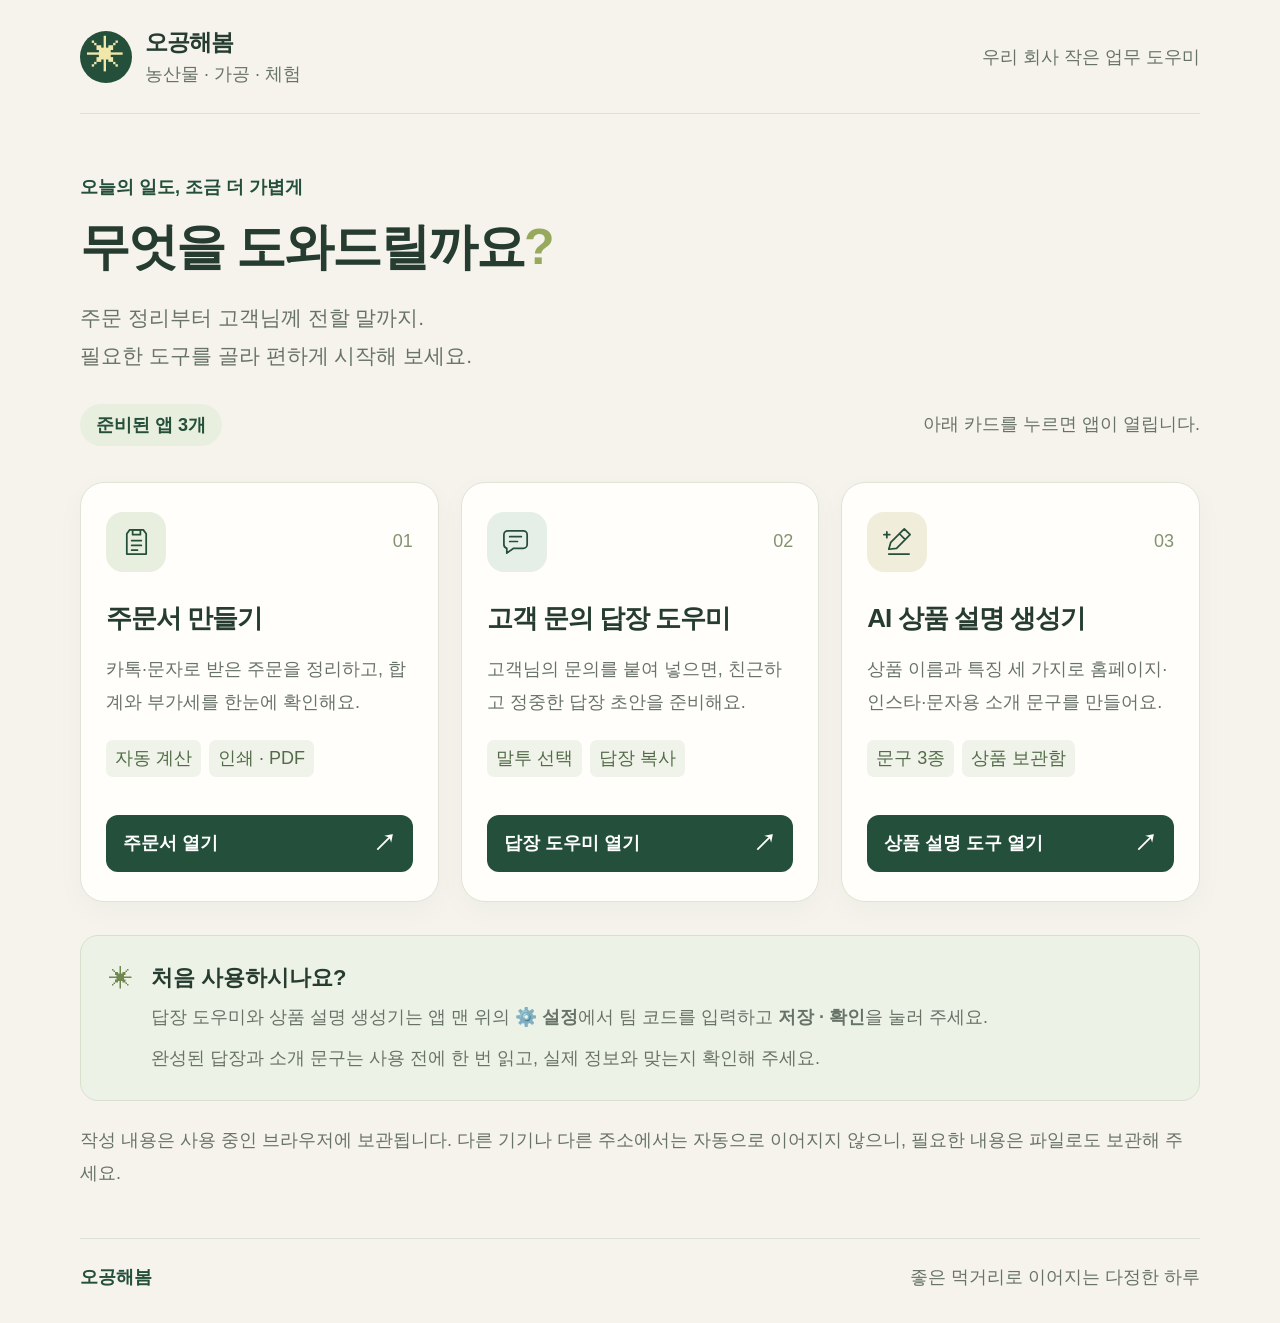
<file: index.html>
<!doctype html>
<html lang="ko">
<head>
  <meta charset="utf-8">
  <meta name="viewport" content="width=device-width, initial-scale=1">
  <meta name="theme-color" content="#244f3a">
  <meta name="description" content="오공해봄의 주문서, 고객 문의 답장 도우미, 상품 설명 생성기를 한곳에서 열어 보세요.">
  <title>우리 회사 앱 목록 · 오공해봄</title>
  <style>
    :root{--green:#244f3a;--muted:#687368;--line:#dce3d6;--paper:#fffefa;font-family:"Malgun Gothic","맑은 고딕",sans-serif;font-size:18px;color:#263c30;background:#f5f3ec}*{box-sizing:border-box}body{margin:0}a{color:inherit}a:focus-visible{outline:3px solid #d4a13b;outline-offset:5px}header,main,footer{width:min(1120px,calc(100% - 64px));margin-inline:auto}header{display:flex;justify-content:space-between;align-items:center;padding:27px 0;border-bottom:1px solid var(--line);gap:24px}.brand{display:flex;gap:13px;align-items:center}.brand-mark{display:grid;place-items:center;width:52px;height:52px;flex-shrink:0;border-radius:50%;background:var(--green);color:#f2e7aa;font-size:38px}.brand strong{display:block;font-size:23px;letter-spacing:-1px}.brand p{font-size:18px;color:var(--muted);margin:4px 0 0}.header-note{font-size:18px;color:var(--muted)}.intro{padding:61px 0 36px}.eyebrow{color:var(--green);font-size:18px;font-weight:700;margin:0 0 16px}h1{font-size:clamp(35px,4.4vw,50px);letter-spacing:-2px;line-height:1.3;margin:0}.title-dot{color:#96a95c}.intro-copy{font-size:21px;line-height:1.8;color:var(--muted);margin:19px 0 0}.intro-bottom{display:flex;align-items:center;justify-content:space-between;gap:20px;margin-top:29px}.count{display:inline-block;border-radius:30px;padding:9px 16px;background:#e9efdf;color:var(--green);font-size:18px;font-weight:700}.instruction{font-size:18px;color:var(--muted);margin:0;line-height:1.7}.apps{display:grid;grid-template-columns:repeat(3,minmax(0,1fr));gap:22px}.app-card{text-decoration:none;border:1px solid #dfe4d6;border-radius:24px;background:var(--paper);padding:29px 25px;display:flex;flex-direction:column;min-height:420px;box-shadow:0 9px 30px #203e2908;transition:transform .16s ease,border-color .16s ease}.app-card:hover{transform:translateY(-4px);border-color:#90a67d}.card-top{display:flex;align-items:center;justify-content:space-between;gap:14px;margin-bottom:27px}.app-icon{display:grid;place-items:center;width:60px;height:60px;border-radius:17px;background:#e9efdf;color:var(--green)}.app-icon svg{width:31px;height:31px;stroke:currentColor;fill:none;stroke-width:1.8;stroke-linecap:round;stroke-linejoin:round}.app-number{font-size:18px;color:#839371}.app-card h2{font-size:26px;letter-spacing:-1px;line-height:1.5;margin:0 0 15px;overflow-wrap:anywhere}.app-card p{font-size:18px;line-height:1.85;color:var(--muted);margin:0 0 21px}.tags{display:flex;flex-wrap:wrap;gap:8px;margin-bottom:29px}.tags span{font-size:18px;color:#536b48;background:#f0f3e9;border-radius:7px;padding:5px 9px;line-height:1.5}.open-button{display:flex;justify-content:space-between;align-items:center;gap:12px;min-height:55px;background:var(--green);color:white;padding:13px 17px;border-radius:12px;font-size:18px;font-weight:700;margin-top:auto}.open-button span:last-child{font-size:23px}.app-card:nth-child(2) .app-icon{background:#e6efe7}.app-card:nth-child(3) .app-icon{background:#f1eddb}.welcome-note{margin-top:33px;display:flex;gap:18px;align-items:flex-start;border:1px solid #d8e0cd;background:#edf2e6;border-radius:18px;padding:25px 28px}.note-mark{font-size:24px;color:#718750;line-height:1.5}.welcome-note h2{font-size:22px;line-height:1.5;margin:0 0 7px}.welcome-note p{font-size:18px;line-height:1.85;color:var(--muted);margin:0}.welcome-note p+p{margin-top:8px}.storage-note{font-size:18px;color:var(--muted);line-height:1.85;margin:23px 0 0}footer{display:flex;justify-content:space-between;gap:15px;padding:26px 0 34px;margin-top:47px;border-top:1px solid var(--line);font-size:18px;color:var(--muted)}footer strong{color:var(--green)}
    @media(max-width:1000px){.apps{grid-template-columns:1fr}.app-card{min-height:0;padding:27px}.card-top{margin-bottom:19px}.open-button{margin-top:0}.intro{padding-top:40px}}
    @media(max-width:640px){header,main,footer{width:calc(100% - 32px)}header{padding:21px 0}.header-note{display:none}.intro{padding:32px 0 25px}h1{font-size:35px;letter-spacing:-1.3px}.intro-copy{font-size:19px;margin-top:16px}.intro-bottom{align-items:flex-start;flex-direction:column;gap:13px;margin-top:23px}.apps{gap:18px}.app-card{padding:23px 20px;border-radius:20px}.app-card h2{font-size:25px}.card-top{margin-bottom:17px}.app-icon{width:54px;height:54px}.tags{margin-bottom:23px}.welcome-note{margin-top:26px;padding:22px 18px;gap:12px}.welcome-note h2{font-size:22px}.note-mark{font-size:22px}footer{flex-direction:column;line-height:1.7;margin-top:31px}}@media(prefers-reduced-motion:reduce){.app-card{transition:none}.app-card:hover{transform:none}}
  </style>
</head>
<body>
  <header><div class="brand"><span class="brand-mark" aria-hidden="true">✳</span><div><strong>오공해봄</strong><p>농산물 · 가공 · 체험</p></div></div><span class="header-note">우리 회사 작은 업무 도우미</span></header>
  <main>
    <section class="intro" aria-labelledby="page-title"><p class="eyebrow">오늘의 일도, 조금 더 가볍게</p><h1 id="page-title">무엇을 도와드릴까요<span class="title-dot">?</span></h1><p class="intro-copy">주문 정리부터 고객님께 전할 말까지.<br>필요한 도구를 골라 편하게 시작해 보세요.</p><div class="intro-bottom"><span class="count">준비된 앱 3개</span><p class="instruction">아래 카드를 누르면 앱이 열립니다.</p></div></section>
    <!-- 같은 폴더 안의 상대 주소를 사용해 내 컴퓨터와 GitHub에서 모두 열리게 합니다. -->
    <nav class="apps" aria-label="우리 회사 앱 목록">
      <a class="app-card" href="quote/" aria-labelledby="quote-title"><div class="card-top"><span class="app-icon" aria-hidden="true"><svg viewBox="0 0 32 32"><path d="M9 4h14l3 4v21H6V8l3-4Z"/><path d="M12 4h8v5h-8zM11 15h10M11 20h10M11 25h6"/></svg></span><span class="app-number">01</span></div><h2 id="quote-title">주문서 만들기</h2><p>카톡·문자로 받은 주문을 정리하고, 합계와 부가세를 한눈에 확인해요.</p><div class="tags"><span>자동 계산</span><span>인쇄 · PDF</span></div><span class="open-button"><span>주문서 열기</span><span aria-hidden="true">↗</span></span></a>
      <a class="app-card" href="reply/" aria-labelledby="reply-title"><div class="card-top"><span class="app-icon" aria-hidden="true"><svg viewBox="0 0 32 32"><path d="M27 19a4 4 0 0 1-4 4H13l-7 5v-5a4 4 0 0 1-3-4V9a4 4 0 0 1 4-4h16a4 4 0 0 1 4 4z"/><path d="M9 11h12M9 16h8"/></svg></span><span class="app-number">02</span></div><h2 id="reply-title">고객 문의 답장 도우미</h2><p>고객님의 문의를 붙여 넣으면, 친근하고 정중한 답장 초안을 준비해요.</p><div class="tags"><span>말투 선택</span><span>답장 복사</span></div><span class="open-button"><span>답장 도우미 열기</span><span aria-hidden="true">↗</span></span></a>
      <a class="app-card" href="copy/" aria-labelledby="copy-title"><div class="card-top"><span class="app-icon" aria-hidden="true"><svg viewBox="0 0 32 32"><path d="m7 24 2-7L23 3l6 6-14 14-8 1ZM18 8l6 6M7 29h21M5 6v6M2 9h6"/></svg></span><span class="app-number">03</span></div><h2 id="copy-title">AI 상품 설명 생성기</h2><p>상품 이름과 특징 세 가지로 홈페이지·인스타·문자용 소개 문구를 만들어요.</p><div class="tags"><span>문구 3종</span><span>상품 보관함</span></div><span class="open-button"><span>상품 설명 도구 열기</span><span aria-hidden="true">↗</span></span></a>
    </nav>
    <aside class="welcome-note" aria-labelledby="help-title"><span class="note-mark" aria-hidden="true">✳</span><div><h2 id="help-title">처음 사용하시나요?</h2><p>답장 도우미와 상품 설명 생성기는 앱 맨 위의 <strong>⚙️ 설정</strong>에서 팀 코드를 입력하고 <strong>저장 · 확인</strong>을 눌러 주세요.</p><p>완성된 답장과 소개 문구는 사용 전에 한 번 읽고, 실제 정보와 맞는지 확인해 주세요.</p></div></aside>
    <p class="storage-note">작성 내용은 사용 중인 브라우저에 보관됩니다. 다른 기기나 다른 주소에서는 자동으로 이어지지 않으니, 필요한 내용은 파일로도 보관해 주세요.</p>
  </main>
  <footer><strong>오공해봄</strong><span>좋은 먹거리로 이어지는 다정한 하루</span></footer>
</body>
</html>
</file>
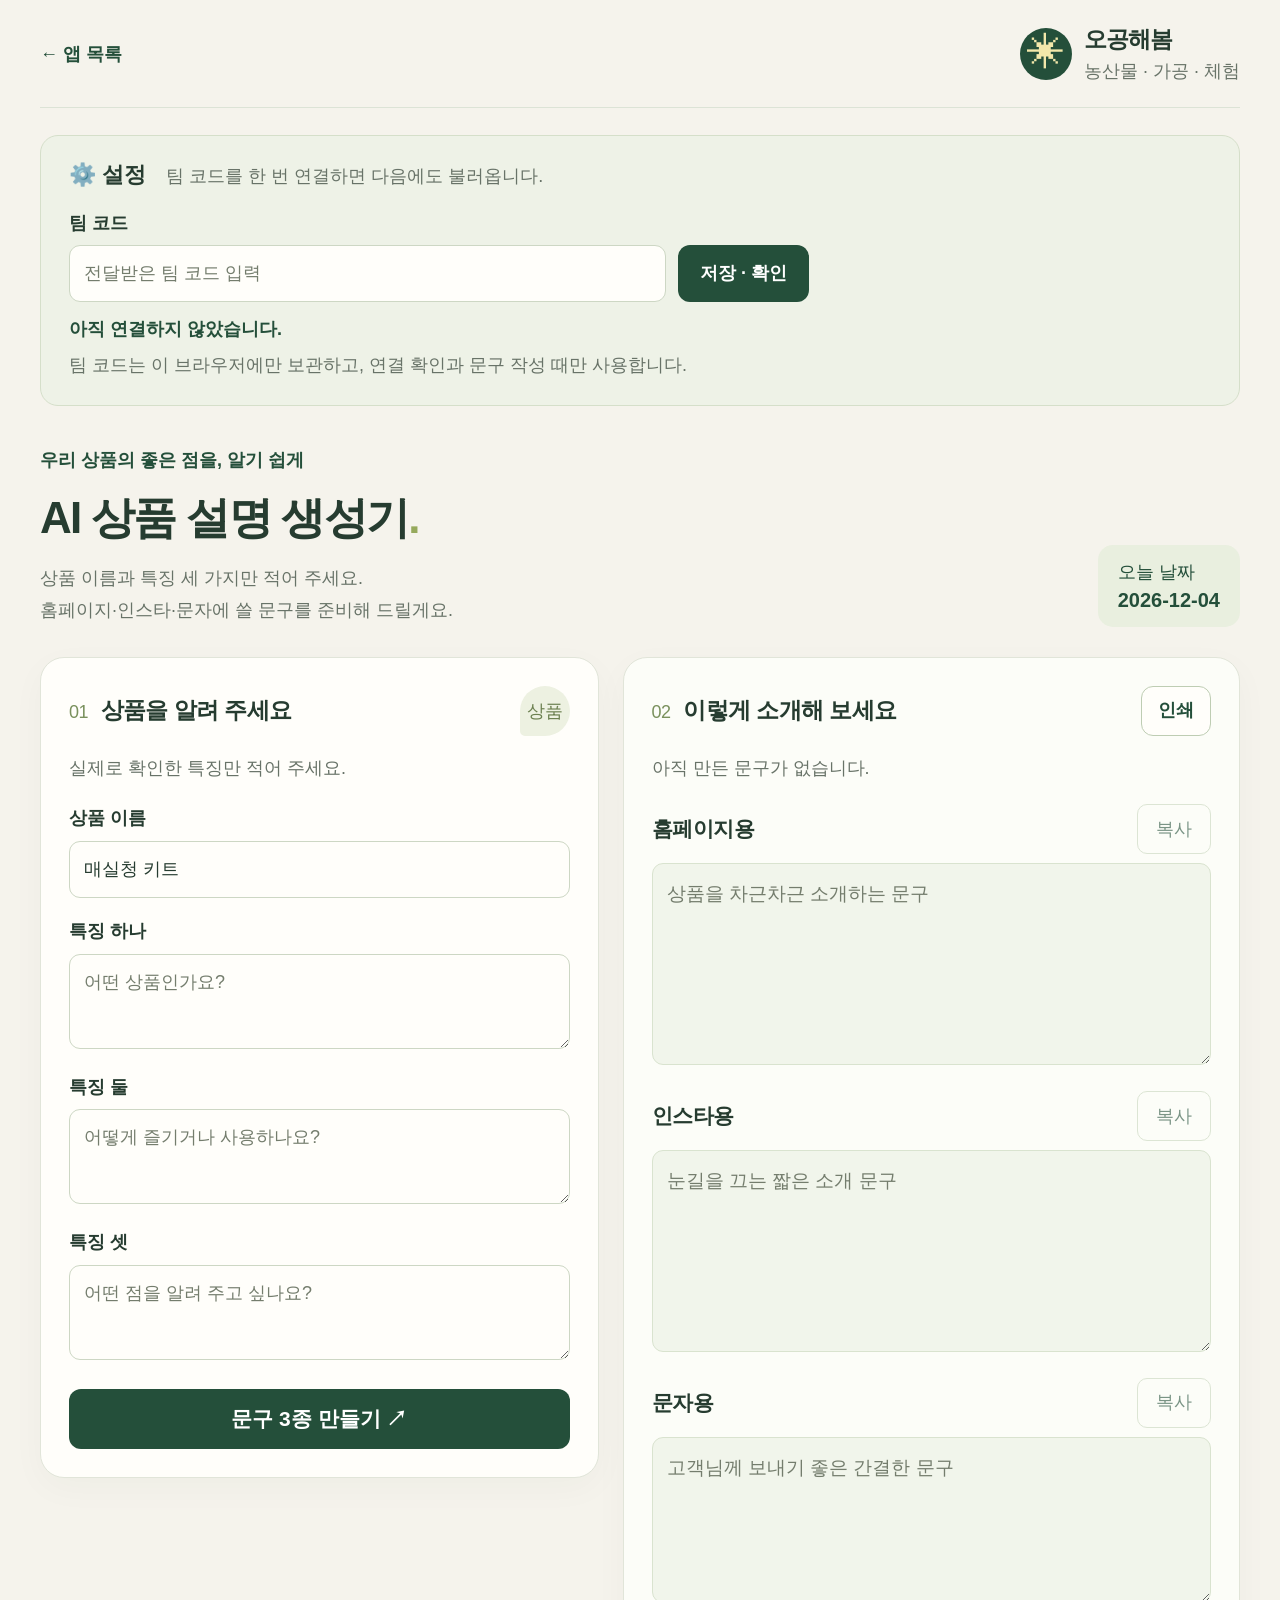
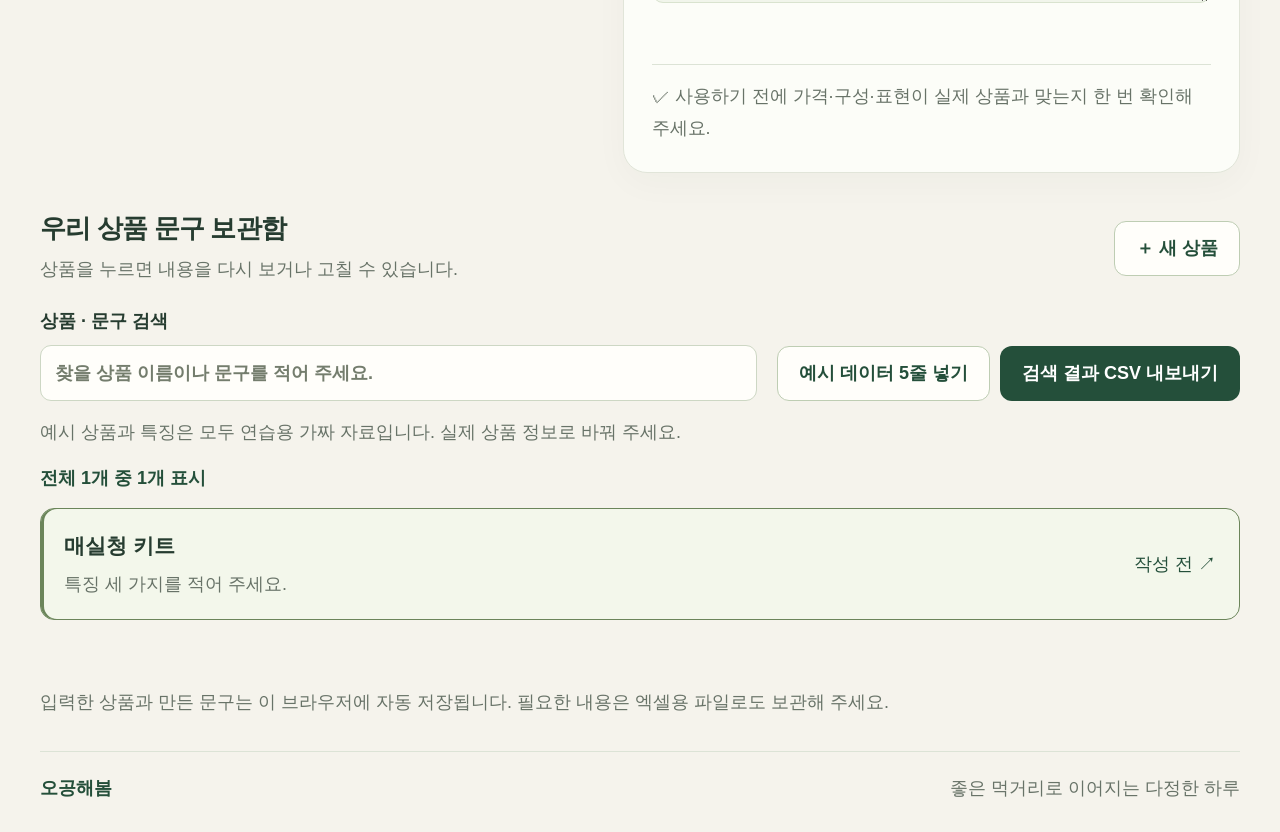
<file: copy/index.html>
<!doctype html>
<html lang="ko">
<head>
  <meta charset="utf-8">
  <meta name="viewport" content="width=device-width, initial-scale=1">
  <meta name="theme-color" content="#244f3a">
  <title>AI 상품 설명 생성기 · 오공해봄</title>
  <link rel="stylesheet" href="style.css">
  <script src="app.js" defer></script>
</head>
<body>
  <div class="screen">
    <header class="brand-bar"><a class="back-link" href="../">← 앱 목록</a><div class="brand"><span class="brand-mark" aria-hidden="true">✳</span><div><strong>오공해봄</strong><span>농산물 · 가공 · 체험</span></div></div></header>
    <main>
      <section class="settings-card" aria-labelledby="settings-title"><div class="settings-heading"><h2 id="settings-title">⚙️ 설정</h2><p>팀 코드를 한 번 연결하면 다음에도 불러옵니다.</p></div><form id="settings-form" novalidate><label for="team-code">팀 코드</label><div class="settings-controls"><input id="team-code" type="password" autocomplete="off" autocapitalize="none" spellcheck="false" placeholder="전달받은 팀 코드 입력" data-lock><button id="save-team" class="button primary" type="submit" data-lock>저장 · 확인</button></div></form><p id="connection-status" class="connection-status" role="status">아직 연결하지 않았습니다.</p><p class="settings-note">팀 코드는 이 브라우저에만 보관하고, 연결 확인과 문구 작성 때만 사용합니다.</p></section>

      <section class="intro"><div><p class="eyebrow">우리 상품의 좋은 점을, 알기 쉽게</p><h1>AI 상품 설명 생성기<span class="title-dot">.</span></h1><p>상품 이름과 특징 세 가지만 적어 주세요.<br>홈페이지·인스타·문자에 쓸 문구를 준비해 드릴게요.</p></div><div class="date-badge"><span>오늘 날짜</span><time id="today"></time></div></section>

      <div class="work-grid">
        <section class="card editor-card" aria-labelledby="editor-title"><div class="card-heading"><h2 id="editor-title"><span class="step">01</span> 상품을 알려 주세요</h2><span class="leaf-seal" aria-hidden="true">상품</span></div><p class="section-note">실제로 확인한 특징만 적어 주세요.</p><label for="product-name">상품 이름</label><input id="product-name" maxlength="120" placeholder="예: 매실청 키트" data-lock><label for="feature-one">특징 하나</label><textarea id="feature-one" rows="2" maxlength="500" placeholder="어떤 상품인가요?" data-lock></textarea><label for="feature-two">특징 둘</label><textarea id="feature-two" rows="2" maxlength="500" placeholder="어떻게 즐기거나 사용하나요?" data-lock></textarea><label for="feature-three">특징 셋</label><textarea id="feature-three" rows="2" maxlength="500" placeholder="어떤 점을 알려 주고 싶나요?" data-lock></textarea><button id="generate" class="button primary generate" type="button" data-lock>문구 3종 만들기 ↗</button><p id="working-status" class="working-status" role="status" hidden>작성 중… 잠시만 기다려 주세요.</p><p id="request-error" class="error-message" role="alert" hidden></p></section>

        <section class="card results-card" aria-labelledby="results-title"><div class="card-heading"><h2 id="results-title"><span class="step">02</span> 이렇게 소개해 보세요</h2><button id="print" class="button secondary" type="button" data-lock>인쇄</button></div><p id="result-note" class="section-note">아직 만든 문구가 없습니다.</p><section class="copy-block"><div><h3>홈페이지용</h3><button type="button" class="copy-button" data-copy="homepage" data-lock disabled>복사</button></div><textarea id="homepage" rows="5" readonly aria-label="홈페이지용 문구" placeholder="상품을 차근차근 소개하는 문구"></textarea></section><section class="copy-block"><div><h3>인스타용</h3><button type="button" class="copy-button" data-copy="instagram" data-lock disabled>복사</button></div><textarea id="instagram" rows="5" readonly aria-label="인스타용 문구" placeholder="눈길을 끄는 짧은 소개 문구"></textarea></section><section class="copy-block"><div><h3>문자용</h3><button type="button" class="copy-button" data-copy="sms" data-lock disabled>복사</button></div><textarea id="sms" rows="4" readonly aria-label="문자용 문구" placeholder="고객님께 보내기 좋은 간결한 문구"></textarea></section><section id="raw-result" class="raw-result" hidden><h3>받은 전체 문구</h3><textarea id="raw-text" rows="7" readonly aria-label="받은 전체 문구"></textarea></section><p id="copy-status" class="copy-status" role="status"></p><p class="review-note">✓ 사용하기 전에 가격·구성·표현이 실제 상품과 맞는지 한 번 확인해 주세요.</p></section>
      </div>

      <section class="products-section" aria-labelledby="products-title"><div class="products-heading"><div><h2 id="products-title">우리 상품 문구 보관함</h2><p>상품을 누르면 내용을 다시 보거나 고칠 수 있습니다.</p></div><button id="new-product" class="button secondary" type="button" data-lock>＋ 새 상품</button></div><div class="library-tools"><label class="search-label" for="search">상품 · 문구 검색<input id="search" type="search" placeholder="찾을 상품 이름이나 문구를 적어 주세요."></label><div class="library-buttons"><button id="examples" class="button secondary" type="button" data-lock>예시 데이터 5줄 넣기</button><button id="export" class="button primary" type="button" data-lock>검색 결과 CSV 내보내기</button></div></div><p class="example-note">예시 상품과 특징은 모두 연습용 가짜 자료입니다. 실제 상품 정보로 바꿔 주세요.</p><p id="list-count" class="list-count" role="status"></p><div id="product-list"></div><p id="action-status" class="action-status" role="status"></p></section>
      <p id="storage-status" class="storage-status" role="status">입력한 상품과 만든 문구는 이 브라우저에 자동 저장됩니다. 필요한 내용은 엑셀용 파일로도 보관해 주세요.</p>
    </main>
    <footer><strong>오공해봄</strong><span>좋은 먹거리로 이어지는 다정한 하루</span></footer>
  </div>
  <!-- 인쇄할 때는 설정과 버튼을 빼고 선택한 상품의 문구만 보여 줍니다. -->
  <article id="print-sheet" class="print-sheet"></article>
</body>
</html>
</file>
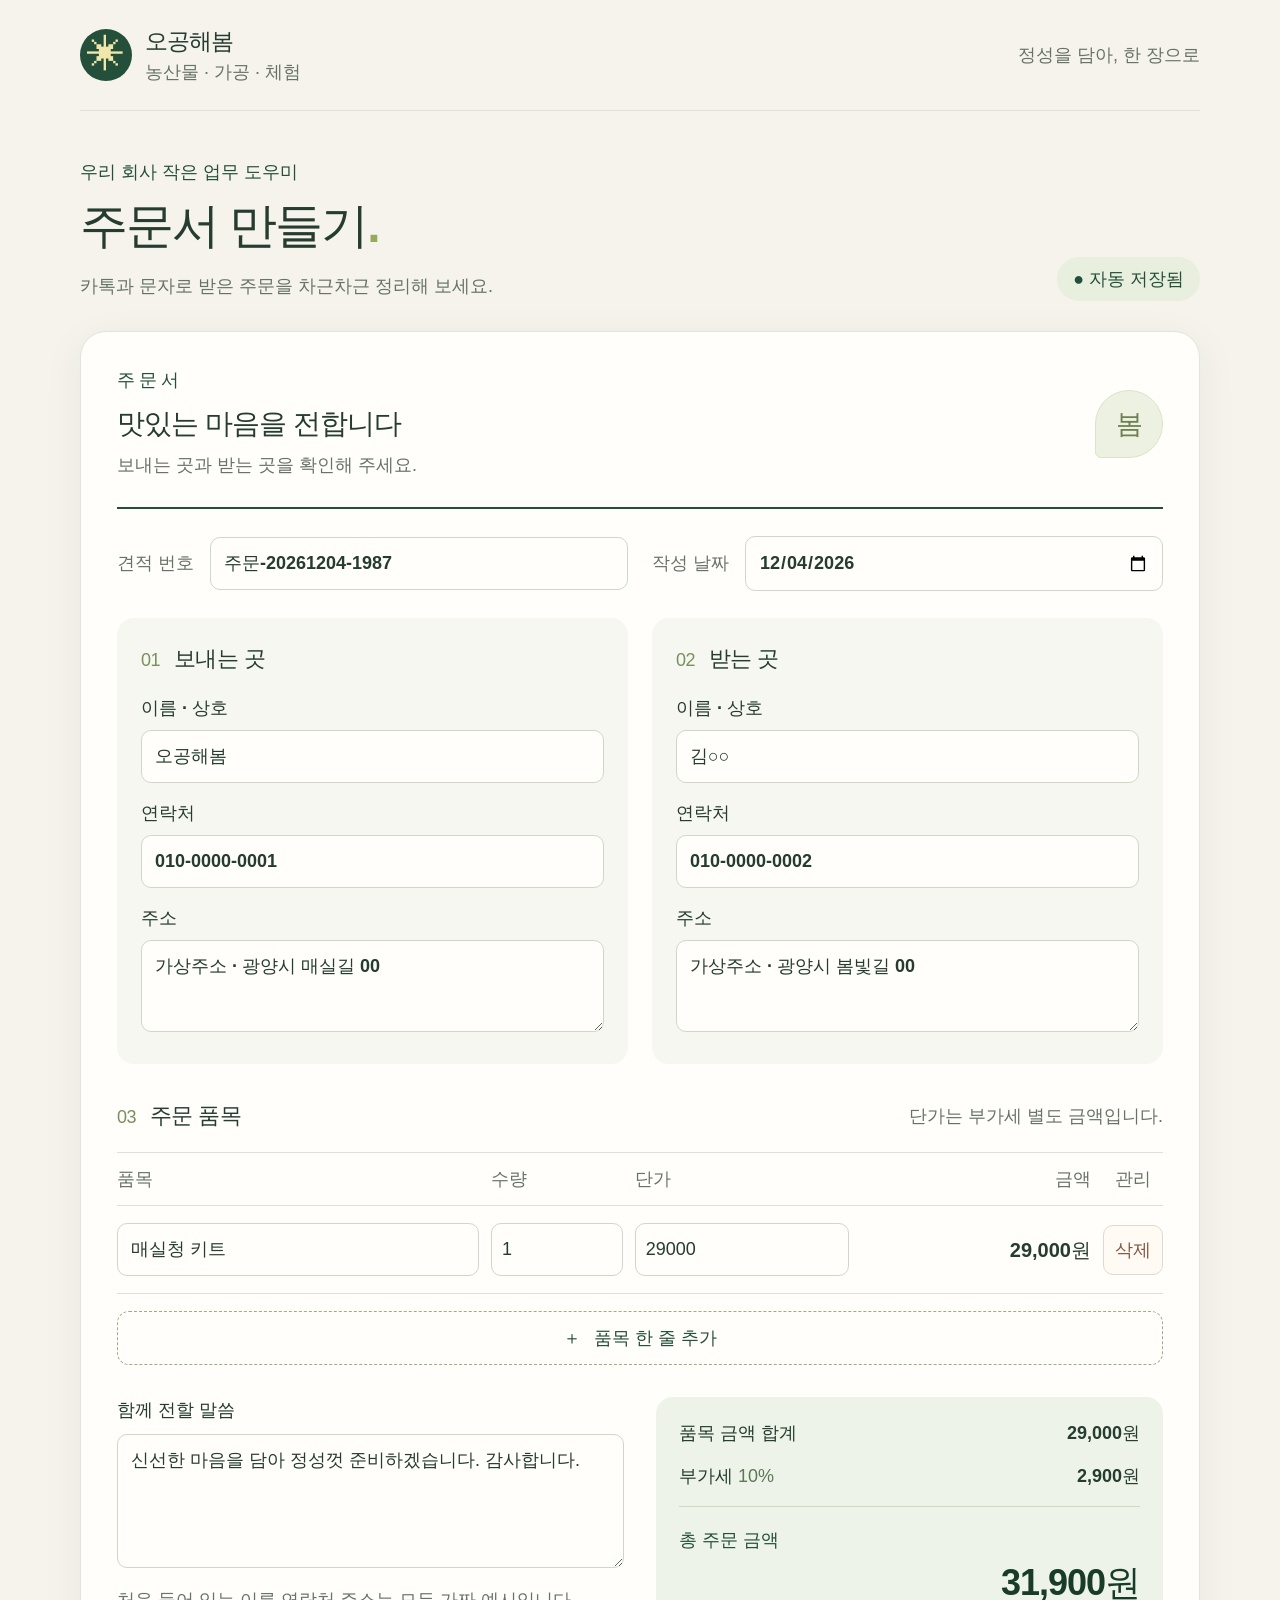
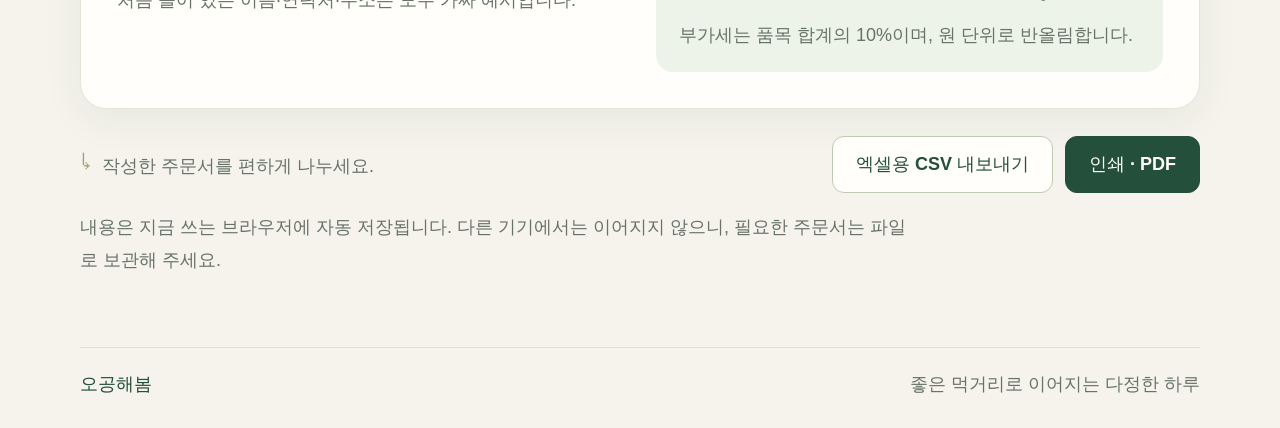
<file: quote/index.html>
<!doctype html>
<html lang="ko">
<head>
  <meta charset="utf-8">
  <meta name="viewport" content="width=device-width, initial-scale=1">
  <meta name="theme-color" content="#244f3a">
  <title>주문서 만들기 · 오공해봄</title>
  <link rel="stylesheet" href="style.css">
  <script src="app.js" defer></script>
</head>
<body>
  <div class="screen-app">
    <header class="brand-bar">
      <div class="brand"><span class="brand-mark" aria-hidden="true">✳</span><div><strong>오공해봄</strong><span>농산물 · 가공 · 체험</span></div></div>
      <span class="brand-note">정성을 담아, 한 장으로</span>
    </header>

    <main>
      <section class="intro" aria-labelledby="page-title">
        <div><p class="eyebrow">우리 회사 작은 업무 도우미</p><h1 id="page-title">주문서 만들기<span class="title-dot">.</span></h1><p class="intro-copy">카톡과 문자로 받은 주문을 차근차근 정리해 보세요.</p></div>
        <p id="save-status" class="save-status" role="status"><span aria-hidden="true">●</span> 자동 저장 준비 중</p>
      </section>

      <section class="document-card" aria-label="주문서 작성">
        <div class="document-top"><div><span class="document-tag">주문서</span><h2>맛있는 마음을 전합니다</h2><p>보내는 곳과 받는 곳을 확인해 주세요.</p></div><span class="leaf-seal" aria-hidden="true">봄</span></div>
        <div class="document-meta">
          <label>견적 번호<input id="order-number" data-field="number" maxlength="40" autocomplete="off"></label>
          <label>작성 날짜<input id="order-date" data-field="date" type="date" required></label>
        </div>

        <div class="parties">
          <section class="party" aria-labelledby="sender-title"><h3 id="sender-title"><span class="section-number">01</span> 보내는 곳</h3>
            <label>이름 · 상호<input data-field="sender.name" maxlength="80" autocomplete="organization" placeholder="보내는 곳 이름"></label>
            <label>연락처<input data-field="sender.phone" type="tel" maxlength="40" autocomplete="tel" placeholder="010-0000-0001"></label>
            <label>주소<textarea data-field="sender.address" rows="2" maxlength="250" autocomplete="street-address" placeholder="보내는 곳 주소"></textarea></label>
          </section>
          <section class="party" aria-labelledby="receiver-title"><h3 id="receiver-title"><span class="section-number">02</span> 받는 곳</h3>
            <label>이름 · 상호<input data-field="receiver.name" maxlength="80" autocomplete="off" placeholder="받는 분 이름"></label>
            <label>연락처<input data-field="receiver.phone" type="tel" maxlength="40" autocomplete="off" placeholder="010-0000-0002"></label>
            <label>주소<textarea data-field="receiver.address" rows="2" maxlength="250" autocomplete="off" placeholder="받는 곳 주소"></textarea></label>
          </section>
        </div>

        <section class="items-section" aria-labelledby="items-title">
          <div class="section-heading"><h3 id="items-title"><span class="section-number">03</span> 주문 품목</h3><span>단가는 부가세 별도 금액입니다.</span></div>
          <div class="table-heading" aria-hidden="true"><span>품목</span><span>수량</span><span>단가</span><span>금액</span><span>관리</span></div>
          <div id="item-list"></div>
          <button id="add-item" class="add-button" type="button"><span aria-hidden="true">＋</span> 품목 한 줄 추가</button>
        </section>

        <div class="bottom-grid">
          <section class="memo-section"><label for="memo">함께 전할 말씀</label><textarea id="memo" data-field="memo" rows="4" maxlength="500" placeholder="배송 날짜나 요청 사항을 적어 주세요."></textarea><p class="gentle-note">처음 들어 있는 이름·연락처·주소는 모두 가짜 예시입니다.</p></section>
          <section class="totals" aria-label="주문 금액 합계"><div><span>품목 금액 합계</span><strong id="subtotal">0원</strong></div><div><span>부가세 <span class="tax-badge">10%</span></span><strong id="tax">0원</strong></div><div class="grand-total"><span>총 주문 금액</span><strong id="total">0원</strong></div><p>부가세는 품목 합계의 10%이며, 원 단위로 반올림합니다.</p></section>
        </div>
      </section>

      <div class="action-bar"><p><span aria-hidden="true">↳</span> 작성한 주문서를 편하게 나누세요.</p><div class="action-buttons"><button id="export-csv" class="button secondary" type="button">엑셀용 CSV 내보내기</button><button id="print-order" class="button primary" type="button">인쇄 · PDF</button></div></div>
      <p class="storage-note">내용은 지금 쓰는 브라우저에 자동 저장됩니다. 다른 기기에서는 이어지지 않으니, 필요한 주문서는 파일로 보관해 주세요.</p>
      <p id="action-status" class="action-status" role="status"></p>
    </main>
    <footer><strong>오공해봄</strong><span>좋은 먹거리로 이어지는 다정한 하루</span></footer>
  </div>

  <!-- 인쇄할 때는 입력 칸 대신 이 서류만 보여 줍니다. -->
  <article id="print-sheet" class="print-sheet" aria-label="인쇄용 주문서"></article>
</body>
</html>
</file>
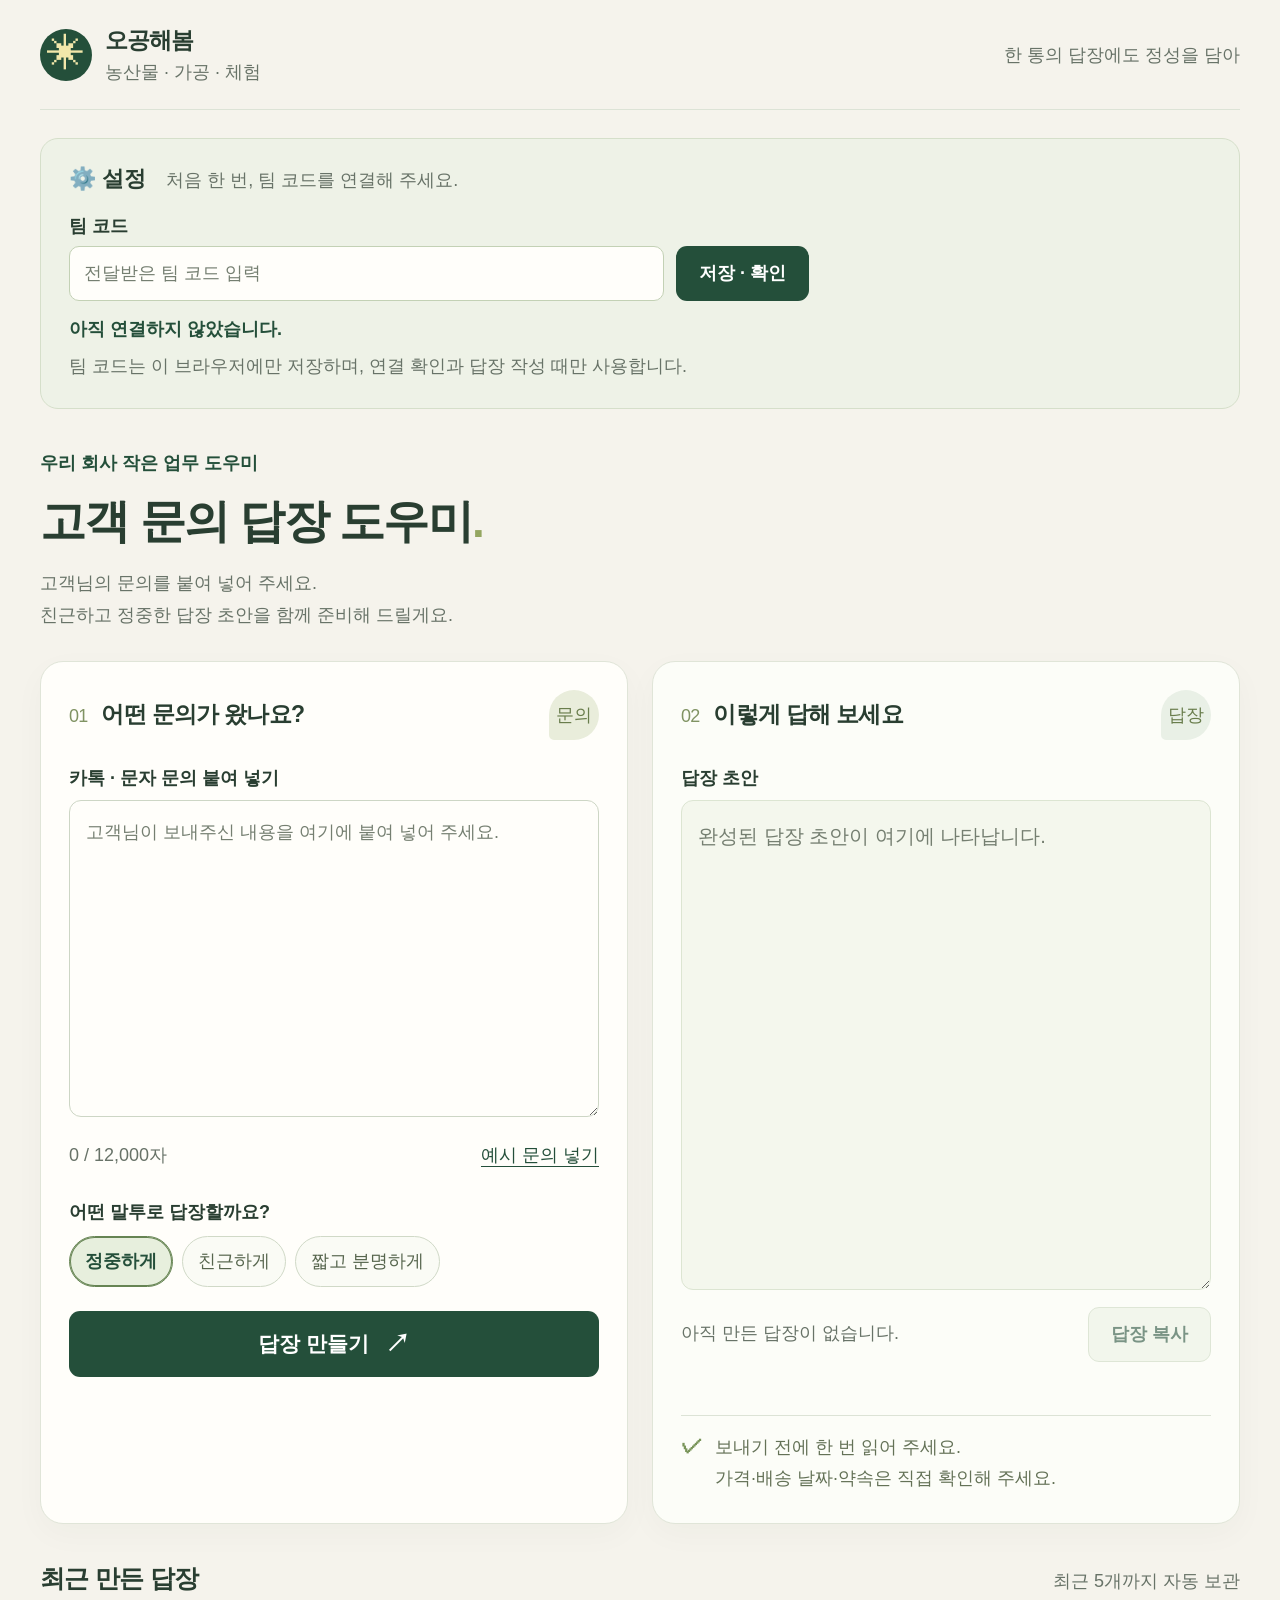
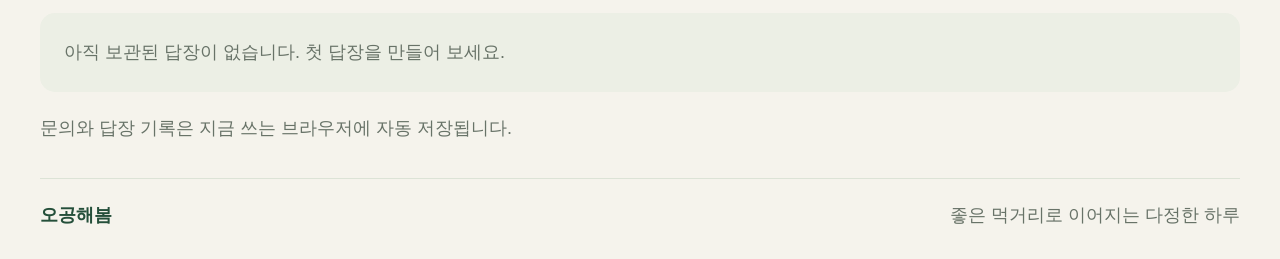
<file: reply/index.html>
<!doctype html>
<html lang="ko">
<head>
  <meta charset="utf-8">
  <meta name="viewport" content="width=device-width, initial-scale=1">
  <meta name="theme-color" content="#244f3a">
  <title>고객 문의 답장 도우미 · 오공해봄</title>
  <link rel="stylesheet" href="style.css">
  <script src="app.js" defer></script>
</head>
<body>
  <header class="brand-bar"><a class="brand" href="./" aria-label="오공해봄 답장 도우미 처음으로"><span class="brand-mark" aria-hidden="true">✳</span><span><strong>오공해봄</strong><span class="brand-caption">농산물 · 가공 · 체험</span></span></a><span class="brand-message">한 통의 답장에도 정성을 담아</span></header>

  <main>
    <section class="settings-card" aria-labelledby="settings-title">
      <div class="settings-heading"><h2 id="settings-title">⚙️ 설정</h2><p>처음 한 번, 팀 코드를 연결해 주세요.</p></div>
      <form id="settings-form" novalidate>
        <label for="team-code">팀 코드</label>
        <div class="settings-controls"><input id="team-code" type="password" autocomplete="off" spellcheck="false" autocapitalize="none" placeholder="전달받은 팀 코드 입력" data-lock><button id="save-team" class="button dark" type="submit" data-lock>저장 · 확인</button></div>
      </form>
      <p id="connection-status" class="connection-status" role="status">아직 연결하지 않았습니다.</p>
      <p class="settings-note">팀 코드는 이 브라우저에만 저장하며, 연결 확인과 답장 작성 때만 사용합니다.</p>
    </section>

    <section class="intro" aria-labelledby="page-title"><p class="eyebrow">우리 회사 작은 업무 도우미</p><h1 id="page-title">고객 문의<br class="mobile-break"> 답장 도우미<span class="title-dot">.</span></h1><p>고객님의 문의를 붙여 넣어 주세요.<br>친근하고 정중한 답장 초안을 함께 준비해 드릴게요.</p></section>

    <div class="work-grid">
      <section class="card inquiry-card" aria-labelledby="inquiry-title">
        <div class="card-heading"><h2 id="inquiry-title"><span class="step">01</span> 어떤 문의가 왔나요?</h2><span class="small-leaf" aria-hidden="true">문의</span></div>
        <label for="inquiry">카톡 · 문자 문의 붙여 넣기</label>
        <textarea id="inquiry" rows="9" maxlength="12000" placeholder="고객님이 보내주신 내용을 여기에 붙여 넣어 주세요." data-lock></textarea>
        <div class="input-tools"><span id="input-count">0 / 12,000자</span><button id="example" class="text-button" type="button" data-lock>예시 문의 넣기</button></div>
        <fieldset><legend>어떤 말투로 답장할까요?</legend><div class="tone-buttons" role="group" aria-label="답장 말투"><button class="tone active" type="button" data-tone="정중하게" aria-pressed="true" data-lock>정중하게</button><button class="tone" type="button" data-tone="친근하게" aria-pressed="false" data-lock>친근하게</button><button class="tone" type="button" data-tone="짧고 분명하게" aria-pressed="false" data-lock>짧고 분명하게</button></div></fieldset>
        <button id="generate" class="button primary generate" type="button" data-lock>답장 만들기 <span aria-hidden="true">↗</span></button>
        <p id="working-status" class="working-status" role="status" hidden>작성 중… 잠시만 기다려 주세요.</p>
        <p id="request-error" class="error-message" role="alert" hidden></p>
      </section>

      <section class="card result-card" aria-labelledby="result-title">
        <div class="card-heading"><h2 id="result-title"><span class="step">02</span> 이렇게 답해 보세요</h2><span class="small-leaf pale" aria-hidden="true">답장</span></div>
        <label for="result">답장 초안</label>
        <textarea id="result" class="result-text" rows="12" readonly placeholder="완성된 답장 초안이 여기에 나타납니다."></textarea>
        <div class="result-bottom"><p id="result-details">아직 만든 답장이 없습니다.</p><button id="copy-result" class="button secondary" type="button" disabled data-lock>답장 복사</button></div>
        <p id="copy-status" class="copy-status" role="status"></p>
        <div class="review-note"><span aria-hidden="true">✓</span><p>보내기 전에 한 번 읽어 주세요.<br>가격·배송 날짜·약속은 직접 확인해 주세요.</p></div>
      </section>
    </div>

    <section class="history-section" aria-labelledby="history-title"><div class="history-heading"><h2 id="history-title">최근 만든 답장</h2><span>최근 5개까지 자동 보관</span></div><div id="history-list"></div></section>
    <p id="storage-status" class="storage-status" role="status">문의와 답장 기록은 지금 쓰는 브라우저에 자동 저장됩니다.</p>
  </main>
  <footer><strong>오공해봄</strong><span>좋은 먹거리로 이어지는 다정한 하루</span></footer>
</body>
</html>
</file>
<file: copy/style.css>
:root{--green:#244f3a;--dark:#183b2a;--pale:#edf3e9;--paper:#fffefa;--ink:#263c30;--muted:#687368;--line:#dce3d6;--canvas:#f5f3ec;--red:#aa2929;font-family:"Malgun Gothic","맑은 고딕",sans-serif;font-size:18px;color:var(--ink);background:var(--canvas)}*{box-sizing:border-box}body{margin:0}button,input,textarea{font:inherit;min-width:0;font-size:18px}button,a,input,textarea{-webkit-tap-highlight-color:transparent}button{cursor:pointer;min-height:50px;line-height:1.5}button:disabled{opacity:.6;cursor:wait}button:focus-visible,input:focus-visible,textarea:focus-visible,a:focus-visible{outline:3px solid #d4a13b;outline-offset:3px}button:active:not(:disabled){transform:translateY(1px)}p{line-height:1.75}a{color:var(--green)}h1,h2,h3,p{overflow-wrap:anywhere}[hidden]{display:none!important}
.brand-bar,main,footer{width:min(1200px,calc(100% - 64px));margin-inline:auto}.brand-bar{display:flex;align-items:center;justify-content:space-between;gap:20px;padding:24px 0;border-bottom:1px solid var(--line)}.back-link{font-size:18px;font-weight:700;min-height:48px;display:flex;align-items:center;text-decoration:none}.brand{display:flex;align-items:center;gap:12px}.brand-mark{display:grid;place-items:center;background:var(--green);color:#f2e7aa;width:52px;height:52px;border-radius:50%;font-size:38px;flex-shrink:0}.brand strong{display:block;font-size:23px;letter-spacing:-1px}.brand div>span{display:block;color:var(--muted);font-size:18px;margin-top:4px}.settings-card{margin-top:27px;border:1px solid #d5dfca;background:#eef2e7;border-radius:18px;padding:24px 28px}.settings-heading{display:flex;align-items:baseline;gap:20px;margin-bottom:16px}.settings-heading h2{font-size:22px;margin:0}.settings-heading p{font-size:18px;margin:0;color:var(--muted)}label{display:block;font-weight:700;font-size:18px;line-height:1.6}.settings-card label{margin-bottom:8px}.settings-controls{display:grid;grid-template-columns:minmax(0,1fr) auto;gap:12px;max-width:740px}input,textarea{width:100%;border:1px solid #cdd7c4;background:var(--paper);color:var(--ink);border-radius:11px;padding:12px 14px;line-height:1.7;min-height:52px}input::placeholder,textarea::placeholder{color:#747d6d}textarea{resize:vertical;min-height:95px}.button{padding:13px 21px;border-radius:12px;border:1px solid transparent;font-weight:700;min-height:54px}.primary{background:var(--green);color:white}.primary:hover:not(:disabled){background:var(--dark)}.secondary{background:var(--paper);color:var(--green);border-color:#becdb3}.secondary:hover:not(:disabled){background:var(--pale)}.connection-status{font-size:18px;color:var(--green);font-weight:700;min-height:32px;margin:12px 0 0}.settings-note{color:var(--muted);font-size:18px;margin:4px 0 0}.error,.error-message{color:var(--red)!important}.intro{display:flex;align-items:flex-end;justify-content:space-between;gap:24px;padding:39px 0 30px}.eyebrow{margin:0 0 12px;font-size:18px;font-weight:700;color:var(--green)}h1{font-size:clamp(33px,4vw,44px);line-height:1.3;letter-spacing:-1.7px;margin:0}.title-dot{color:#96a95c}.intro div>p:last-child{font-size:18px;color:var(--muted);margin:16px 0 0;line-height:1.8}.date-badge{background:#e9efdf;border-radius:15px;padding:15px 20px;flex-shrink:0;color:var(--green)}.date-badge span{display:block;font-size:18px;margin-bottom:5px}.date-badge time{font-size:20px;font-weight:700}.work-grid{display:grid;grid-template-columns:minmax(0,.95fr) minmax(0,1.05fr);gap:24px;align-items:start}.card{border:1px solid #e1e5d9;background:var(--paper);border-radius:24px;padding:28px;box-shadow:0 10px 35px #203e2908}.card-heading{display:flex;justify-content:space-between;align-items:center;gap:15px;margin-bottom:17px}.card-heading h2{font-size:23px;line-height:1.6;letter-spacing:-.6px;margin:0}.step{font-size:18px;font-weight:400;color:#7a915d;margin-right:7px}.leaf-seal{display:grid;place-items:center;width:50px;height:50px;flex-shrink:0;border-radius:50% 50% 50% 5px;color:#6c8050;background:#edf1e1;font-size:18px}.section-note{color:var(--muted);font-size:18px;margin:0 0 20px}.editor-card label{margin:19px 0 8px}.editor-card label:first-of-type{margin-top:0}.generate{margin-top:24px;width:100%;font-size:21px;min-height:60px}.working-status{padding:12px 15px;border-radius:10px;background:var(--pale);color:var(--green);font-size:18px;margin:14px 0 0}.working-status::before{content:"";display:inline-block;width:18px;height:18px;vertical-align:-3px;margin-right:10px;border:2px solid #afbe9a;border-top-color:var(--green);border-radius:50%;animation:turn 1s linear infinite}@keyframes turn{to{transform:rotate(360deg)}}@media(prefers-reduced-motion:reduce){.working-status::before{animation:none}}.error-message{font-size:18px;line-height:1.8;border-left:3px solid #b84949;background:#fff1ea;border-radius:0 9px 9px 0;padding:10px 14px;margin-bottom:0;white-space:pre-wrap}.results-card{background:#fcfdf8}.results-card .card-heading .button{padding:10px 16px;min-height:50px;flex-shrink:0}.copy-block+.copy-block{margin-top:21px}.copy-block>div{display:flex;align-items:center;justify-content:space-between;gap:15px;margin-bottom:9px}.copy-block h3,.raw-result h3{font-size:21px;margin:0;letter-spacing:-.4px}.copy-button{background:transparent;color:var(--green);border:1px solid #c8d6bd;border-radius:10px;padding:10px 18px;font-size:18px;min-height:50px}.copy-block textarea{background:#f1f5eb;border-color:#d9e3cf;font-size:19px;line-height:1.85;min-height:145px}.copy-status{color:var(--green);font-size:18px;min-height:31px;margin:11px 0 0}.review-note{border-top:1px solid var(--line);padding-top:16px;color:var(--muted);font-size:18px;margin:14px 0 0}.raw-result{margin-top:20px}.raw-result textarea{margin-top:10px}.products-section{margin-top:38px}.products-heading{display:flex;justify-content:space-between;align-items:center;gap:20px;margin-bottom:21px}.products-heading h2{font-size:26px;letter-spacing:-.8px;margin:0}.products-heading p{font-size:18px;color:var(--muted);margin:8px 0 0}.products-heading .button{flex-shrink:0}.library-tools{display:grid;grid-template-columns:minmax(0,1fr) auto;align-items:end;gap:20px}.search-label input{margin-top:9px}.library-buttons{display:flex;gap:10px;flex-wrap:wrap}.example-note{color:var(--muted);font-size:18px;line-height:1.8;margin:15px 0 10px}.list-count{color:var(--green);font-size:18px;font-weight:700;margin:14px 0}.product-row{display:grid;grid-template-columns:minmax(0,1fr) auto;gap:18px;align-items:center;width:100%;text-align:left;border:1px solid var(--line);border-radius:14px;padding:20px 23px;background:var(--paper);margin-top:12px;min-height:88px;color:var(--ink)}.product-row.selected{border-color:#6b855a;box-shadow:inset 3px 0 0 #6b855a;background:#f3f7eb}.product-row strong{display:block;font-size:21px;line-height:1.6;overflow-wrap:anywhere}.product-row .preview{display:block;font-size:18px;color:var(--muted);line-height:1.7;margin-top:6px;overflow-wrap:anywhere}.product-row .row-status{font-size:18px;color:var(--green);white-space:nowrap}.empty-list{font-size:18px;color:var(--muted);background:#e9eee1;border-radius:14px;padding:24px}.action-status{font-size:18px;line-height:1.7;min-height:31px;color:var(--green);margin:15px 0}.storage-status{font-size:18px;color:var(--muted);line-height:1.8;margin-top:20px}footer{display:flex;justify-content:space-between;gap:15px;padding:24px 0 32px;border-top:1px solid var(--line);margin-top:32px;color:var(--muted);font-size:18px}footer strong{color:var(--green)}
@media(max-width:1050px){.library-tools{grid-template-columns:1fr}.intro{align-items:flex-start}.date-badge{padding:13px 16px}.work-grid{grid-template-columns:1fr}.card{padding:26px}.results-card{margin-top:0}}
@media(max-width:640px){.brand-bar,main,footer{width:calc(100% - 32px)}.brand-bar{padding:18px 0;gap:10px}.brand-mark{width:44px;height:44px;font-size:32px}.brand strong{font-size:21px}.brand div>span{display:none}.settings-card{padding:20px 16px;margin-top:20px}.settings-heading{display:block}.settings-heading p{margin-top:7px}.settings-controls{grid-template-columns:1fr}.settings-controls .button{width:100%}.intro{display:block;padding:28px 0 24px}h1{font-size:33px;letter-spacing:-1.3px}.date-badge{display:inline-block;margin-top:18px}.date-badge span{display:inline;margin-right:12px}.date-badge time{font-size:18px}.card{padding:22px 16px;border-radius:19px}.card-heading{gap:10px}.card-heading h2{font-size:22px}.step{margin-right:4px}.leaf-seal{width:44px;height:44px}.copy-block textarea{font-size:18px}.products-heading{align-items:flex-start;flex-direction:column;gap:15px}.products-heading .button{width:100%}.library-buttons{flex-direction:column}.library-buttons .button{width:100%}.product-row{grid-template-columns:1fr;gap:9px;padding:18px 16px}.product-row strong{font-size:21px}.product-row .row-status{white-space:normal}.products-heading h2{font-size:25px}footer{flex-direction:column;line-height:1.7}}
.print-sheet{display:none;color:#182b20;background:white;font-size:18px;line-height:1.65;overflow-wrap:anywhere}.print-sheet h1{font-size:28px;letter-spacing:0;margin-bottom:15px}.print-sheet h2{font-size:23px;margin:25px 0 10px;border-bottom:1px solid #a5b49b;padding-bottom:7px}.print-sheet p{white-space:pre-wrap;margin:9px 0}.print-sheet ul{padding-left:25px}.print-sheet li{margin:7px 0}.print-sheet .print-brand{color:var(--green);font-weight:700;font-size:22px;border-bottom:2px solid var(--green);padding-bottom:12px;margin-bottom:20px}@page{size:A4;margin:15mm}@media print{html,body{background:white;margin:0;padding:0}.screen{display:none!important}.print-sheet{display:block}.print-sheet h2{break-after:avoid}.print-sheet section{break-inside:avoid}*{-webkit-print-color-adjust:exact;print-color-adjust:exact}}
</file>
<file: quote/style.css>
:root{--green:#244f3a;--green-dark:#183b2a;--green-pale:#edf3e9;--paper:#fffefa;--ink:#263c30;--muted:#687368;--line:#dce3d6;--canvas:#f5f3ec;--print-scale:1;font-family:"Malgun Gothic","맑은 고딕",sans-serif;font-size:18px;color:var(--ink);background:var(--canvas);font-synthesis:none}
*{box-sizing:border-box}body{margin:0}button,input,textarea{font:inherit}button,input,textarea{min-width:0}button{cursor:pointer}button:focus-visible,input:focus-visible,textarea:focus-visible{outline:3px solid #d4a13b;outline-offset:3px}button:active{transform:translateY(1px)}
.brand-bar,main,footer{width:min(1120px,calc(100% - 64px));margin-inline:auto}.brand-bar{display:flex;align-items:center;justify-content:space-between;padding:26px 0;border-bottom:1px solid var(--line)}.brand{display:flex;align-items:center;gap:13px}.brand-mark{display:grid;place-items:center;background:var(--green);color:#f2e7aa;border-radius:50%;width:52px;height:52px;font-size:38px}.brand strong{display:block;font-size:23px;letter-spacing:-1px}.brand span:not(.brand-mark){display:block;font-size:18px;color:var(--muted);margin-top:3px}.brand-note{font-size:18px;color:var(--muted)}
.intro{display:flex;justify-content:space-between;gap:24px;align-items:flex-end;padding:49px 0 30px}.eyebrow{margin:0 0 13px;color:var(--green);font-size:18px;font-weight:700}h1{font-size:clamp(34px,4.5vw,48px);letter-spacing:-2px;line-height:1.2;margin:0}.title-dot{color:#96a95c}.intro-copy{color:var(--muted);line-height:1.7;margin:16px 0 0}.save-status{flex-shrink:0;background:#e9efdf;color:var(--green);border-radius:30px;padding:10px 16px;margin:0;font-size:18px}.save-status span{font-size:18px;color:#668a4b}.save-status.warning{background:#fff0d7;color:#7c4d00}
.document-card{background:var(--paper);border:1px solid #e3e5d9;border-radius:26px;padding:36px;box-shadow:0 10px 40px #203e2910}.document-top{display:flex;align-items:center;justify-content:space-between;gap:20px;padding-bottom:27px;border-bottom:2px solid var(--green)}.document-tag{font-size:18px;color:var(--green);font-weight:700;letter-spacing:4px}h2{font-size:28px;line-height:1.4;letter-spacing:-1px;margin:12px 0 8px}.document-top p{margin:0;color:var(--muted);line-height:1.6}.leaf-seal{width:68px;height:68px;flex-shrink:0;background:#edf1e1;border:1px solid #dce3c7;border-radius:50% 50% 50% 6px;color:#6c8050;display:grid;place-items:center;font-size:27px}.document-meta{display:grid;grid-template-columns:1fr 1fr;gap:24px;padding:27px 0}.document-meta label{display:grid;grid-template-columns:auto 1fr;align-items:center;gap:16px;color:var(--muted)}
label{display:block;font-size:18px;font-weight:600;line-height:1.5}input,textarea{width:100%;border:1px solid #cfd8c8;background:#fffefa;border-radius:10px;padding:12px 13px;color:var(--ink);min-height:50px;font-size:18px;line-height:1.5}input::placeholder,textarea::placeholder{color:#777f73}textarea{resize:vertical;min-height:92px}input[type="date"]{min-width:0;max-width:100%}.parties{display:grid;grid-template-columns:1fr 1fr;gap:24px}.party{background:#f6f7f0;border-radius:17px;padding:24px}.party h3{margin:0 0 20px}.party label+label{margin-top:17px}.party label input,.party label textarea{margin-top:8px}h3{font-size:22px;line-height:1.5;letter-spacing:-.5px}.section-number{display:inline-block;color:#78905e;font-size:18px;margin-right:8px;font-weight:400}.items-section{margin-top:35px}.section-heading{display:flex;justify-content:space-between;align-items:center;gap:15px;margin-bottom:20px}.section-heading h3{margin:0}.section-heading>span{color:var(--muted);font-size:18px}.table-heading,.item-row{display:grid;grid-template-columns:minmax(0,2.2fr) minmax(0,.8fr) minmax(0,1.3fr) minmax(0,1.4fr) 60px;gap:12px;align-items:center}.table-heading{padding:14px 0;color:var(--muted);border-top:1px solid var(--line);border-bottom:1px solid var(--line);font-size:18px}.table-heading span:nth-child(4){text-align:right}.table-heading span:last-child{text-align:center}.item-row{padding:17px 0;border-bottom:1px solid var(--line)}.item-row label{font-weight:400}.mobile-label{display:none}.item-row input[type="number"]{padding-inline:10px}.line-amount{display:block;text-align:right;font-size:20px;font-weight:700;overflow-wrap:anywhere;line-height:1.5}.remove-item{min-height:50px;border:1px solid #e0d9ce;color:#855541;background:#fffaf3;border-radius:10px;padding:8px;font-size:18px}.remove-item:hover{background:#f5e7db}.add-button{margin-top:17px;width:100%;min-height:54px;background:transparent;color:var(--green);border:1px dashed #9bae86;border-radius:12px;font-weight:700;font-size:18px}.add-button:hover{background:var(--green-pale)}.add-button span{margin-right:8px}
.bottom-grid{display:grid;grid-template-columns:1fr 1fr;gap:32px;margin-top:32px}.memo-section textarea{margin-top:10px}.gentle-note{font-size:18px;color:var(--muted);line-height:1.7;margin:12px 0 0}.totals{background:var(--green-pale);border-radius:17px;padding:23px}.totals>div{display:flex;justify-content:space-between;align-items:baseline;gap:16px;margin-bottom:16px;line-height:1.5}.totals strong{text-align:right;overflow-wrap:anywhere}.tax-badge{font-size:18px;font-weight:400;color:#5d7953}.totals .grand-total{border-top:1px solid #cdd9c1;padding-top:20px;margin-bottom:12px;display:block}.grand-total>span{display:block;color:var(--green);font-weight:700}.grand-total strong{display:block;font-size:36px;letter-spacing:-1px;margin-top:4px;color:var(--green-dark);line-height:1.4}.totals>p{font-size:18px;line-height:1.6;color:var(--muted);margin:0}.action-bar{display:flex;align-items:center;justify-content:space-between;gap:18px;margin:27px 0 17px}.action-bar>p{color:var(--muted);line-height:1.6;margin:0}.action-bar>p>span{color:#96a473;font-size:22px;margin-right:6px}.action-buttons{display:flex;gap:12px}.button{min-height:56px;padding:14px 23px;border-radius:12px;font-size:18px;font-weight:700;line-height:1.5}.primary{background:var(--green);color:white;border:1px solid var(--green)}.primary:hover{background:var(--green-dark)}.secondary{background:var(--paper);color:var(--green);border:1px solid #bdcbb3}.secondary:hover{background:#edf1e6}.storage-note{font-size:18px;color:var(--muted);line-height:1.8;max-width:830px}.action-status{color:var(--green);font-size:18px;line-height:1.6;margin:8px 0;min-height:29px}footer{display:flex;justify-content:space-between;gap:15px;border-top:1px solid var(--line);padding:24px 0 32px;margin-top:24px;color:var(--muted);font-size:18px}footer strong{color:var(--green)}
@media(max-width:900px){.intro{display:block}.save-status{display:inline-block;margin-top:20px}.document-meta label{display:block}.document-meta input{margin-top:8px}.document-card{padding:26px}.action-bar{align-items:flex-start;flex-direction:column}.action-buttons{width:100%}.action-buttons .button{flex:1}.table-heading,.item-row{grid-template-columns:minmax(0,1.7fr) minmax(0,.7fr) minmax(0,1.2fr) minmax(0,1.2fr) 54px;gap:9px}}
@media(max-width:640px){.brand-bar,main,footer{width:calc(100% - 32px)}.brand-bar{padding:19px 0}.brand-note{display:none}.intro{padding:29px 0 23px}h1{font-size:35px}.intro-copy{margin-top:13px}.document-card{padding:20px 16px;border-radius:20px}.document-top{gap:12px}h2{font-size:24px}.leaf-seal{width:48px;height:48px;font-size:23px}.document-meta,.parties,.bottom-grid{grid-template-columns:1fr;gap:20px}.document-meta{padding:24px 0}.party{padding:20px 16px}.section-heading{display:block}.section-heading>span{display:block;margin-top:10px;line-height:1.6}.table-heading{display:none}.item-row{background:#f8f8f2;border:1px solid var(--line);border-radius:14px;padding:16px;margin-bottom:14px;grid-template-columns:1fr 1fr;gap:16px 12px;align-items:end}.item-row .item-name{grid-column:1/-1}.mobile-label{display:block;font-size:18px;color:var(--muted);margin-bottom:7px}.item-row .amount-cell{align-self:center}.line-amount{text-align:left;font-size:22px}.remove-item{width:100%;min-height:50px;align-self:end}.bottom-grid{margin-top:27px}.totals{padding:20px}.grand-total strong{font-size:32px}.action-buttons{flex-direction:column}.button{width:100%;min-height:56px}.action-bar>p{font-size:18px}footer{flex-direction:column;font-size:18px}.gentle-note{margin-bottom:0}}
/* 화면의 입력 도구는 빼고, 종이용 서류만 인쇄합니다. */
.print-sheet{display:none;background:white;color:#182b20;font-size:18px;line-height:1.45;overflow-wrap:anywhere}.print-sheet h1{font-size:32px;letter-spacing:3px;text-align:center;margin:0 0 18px}.print-sheet h2{font-size:22px;margin:0 0 7px}.print-meta{display:flex;justify-content:space-between;gap:20px;margin-bottom:20px}.print-parties{display:grid;grid-template-columns:1fr 1fr;border:1px solid #93a58a;margin-bottom:20px}.print-parties section{padding:14px}.print-parties section+section{border-left:1px solid #93a58a}.print-parties p{margin:7px 0;white-space:pre-wrap}.print-sheet table{width:100%;border-collapse:collapse;table-layout:fixed;font-size:18px}.print-sheet th,.print-sheet td{border:1px solid #a5b19d;padding:9px 8px;vertical-align:top;word-break:break-word}.print-sheet th{background:#edf3e9;font-weight:700}.print-sheet th:first-child{width:39%}.print-sheet th:nth-child(2){width:13%}.print-sheet th:nth-child(3),.print-sheet th:nth-child(4){width:24%}.print-sheet td:not(:first-child){text-align:right}.print-summary{margin:18px 0 0 auto;width:66%}.print-summary p{display:flex;justify-content:space-between;gap:15px;margin:7px 0}.print-summary .print-total{border-top:2px solid var(--green);padding-top:10px;font-weight:700;font-size:23px}.print-memo{border-top:1px solid #a5b19d;margin-top:20px;padding-top:14px}.print-memo p{white-space:pre-wrap;margin:8px 0}.print-footer{text-align:center;border-top:1px solid #a5b19d;margin-top:22px;padding-top:14px}.measuring-print .print-sheet{display:block;position:absolute;left:-10000px;top:0;width:186mm}.measuring-print .screen-app{visibility:hidden}
@page{size:A4 portrait;margin:12mm}
@media print{html,body{margin:0;padding:0;background:white}.screen-app{display:none!important}.print-sheet{display:block;width:186mm;zoom:var(--print-scale)}.print-sheet tr{break-inside:avoid}.print-parties,.print-summary{break-inside:avoid}*{-webkit-print-color-adjust:exact;print-color-adjust:exact}}
</file>
<file: reply/style.css>
:root{font-family:"Malgun Gothic","맑은 고딕",sans-serif;font-size:18px;color:#293e31;background:#f5f3ec;--green:#244f3a;--dark:#183c2b;--muted:#687368;--line:#dce3d6;--paper:#fffefa;--red:#aa2929}*{box-sizing:border-box}body{margin:0}button,input,textarea{font:inherit;min-width:0}button{cursor:pointer}button:disabled{cursor:wait;opacity:.6}button:focus-visible,input:focus-visible,textarea:focus-visible,a:focus-visible{outline:3px solid #cf9a31;outline-offset:3px}button:active:not(:disabled){transform:translateY(1px)}button:disabled:hover{transform:none}input,textarea{font-size:18px;line-height:1.75}p{line-height:1.75}h1,h2,p{overflow-wrap:anywhere}button{min-height:50px;font-size:18px;line-height:1.5}a{color:inherit;text-decoration:none}[hidden]{display:none!important}
.brand-bar,main,footer{width:min(1200px,calc(100% - 64px));margin-inline:auto}.brand-bar{display:flex;justify-content:space-between;align-items:center;padding:25px 0;border-bottom:1px solid var(--line);gap:24px}.brand{display:flex;align-items:center;gap:13px}.brand-mark{width:52px;height:52px;border-radius:50%;background:var(--green);color:#f2e7aa;display:grid;place-items:center;font-size:38px;flex-shrink:0}.brand strong{display:block;font-size:23px;letter-spacing:-1px}.brand-caption{display:block;color:var(--muted);font-size:18px;margin-top:4px}.brand-message{font-size:18px;color:var(--muted)}
.settings-card{margin-top:28px;border:1px solid #d5dfca;border-radius:18px;background:#eef2e7;padding:25px 28px}.settings-heading{display:flex;gap:20px;align-items:baseline;margin-bottom:17px}.settings-heading h2{font-size:22px;margin:0}.settings-heading p{margin:0;color:var(--muted);font-size:18px}.settings-controls{display:grid;grid-template-columns:minmax(0,1fr) auto;gap:12px;max-width:740px}.settings-card label{display:block;font-weight:700;margin-bottom:8px;font-size:18px}.settings-controls input{width:100%;min-height:54px;border:1px solid #c3d1b5;border-radius:10px;padding:11px 14px;background:var(--paper);color:var(--dark)}input::placeholder,textarea::placeholder{color:#757f71}.button{min-height:54px;padding:13px 22px;border-radius:11px;border:1px solid transparent;font-weight:700}.dark,.primary{background:var(--green);color:white}.dark:hover:not(:disabled),.primary:hover:not(:disabled){background:var(--dark)}.secondary{background:#edf2e5;color:var(--green);border-color:#cbd8c1}.secondary:hover:not(:disabled){background:#e3ecd8}.connection-status{margin:13px 0 0;color:var(--green);font-size:18px;font-weight:700;min-height:32px}.settings-note{font-size:18px;color:var(--muted);margin:5px 0 0}.connection-status.error,.error-message,.storage-status.error{color:var(--red)}
.intro{padding:39px 0 29px}.eyebrow{color:var(--green);font-size:18px;font-weight:700;margin:0 0 13px}h1{font-size:clamp(33px,4vw,46px);line-height:1.3;letter-spacing:-1.7px;margin:0}.title-dot{color:#94a660}.intro>p:last-child{color:var(--muted);font-size:18px;margin:15px 0 0;line-height:1.8}.mobile-break{display:none}.work-grid{display:grid;grid-template-columns:minmax(0,1fr) minmax(0,1fr);gap:24px;align-items:stretch}.card{background:var(--paper);border:1px solid #e0e5d8;border-radius:23px;padding:28px;box-shadow:0 10px 32px #203e2908}.card-heading{display:flex;align-items:center;justify-content:space-between;gap:12px;margin-bottom:26px}.card h2{font-size:23px;letter-spacing:-.7px;line-height:1.6;margin:0}.step{font-size:18px;color:#809363;font-weight:400;margin-right:8px}.small-leaf{display:grid;place-items:center;border-radius:50% 50% 50% 5px;background:#e9eddb;color:#697d4c;min-width:50px;height:50px;font-size:18px}.small-leaf.pale{background:#e9f0e6}.card>label{display:block;font-size:18px;font-weight:700;margin-bottom:10px}.card textarea{width:100%;padding:16px;border-radius:12px;border:1px solid #cdd6c5;resize:vertical;min-height:260px;background:#fffefa;color:#293e31}.card textarea:disabled{background:#f2f4ed;color:#687368}.input-tools{display:flex;gap:12px;align-items:center;justify-content:space-between;margin:8px 0 20px;color:var(--muted);font-size:18px}.text-button{border:0;background:transparent;color:var(--green);padding:9px 0;font-size:18px;text-decoration:underline;text-underline-offset:5px;white-space:normal}fieldset{border:0;padding:0;margin:0 0 24px;min-width:0}legend{padding:0;font-weight:700;font-size:18px;margin-bottom:12px}.tone-buttons{display:flex;flex-wrap:wrap;gap:9px}.tone{border:1px solid #d0d9c7;border-radius:30px;background:#fafbf5;color:#56654d;padding:11px 15px;min-height:50px;font-size:18px}.tone.active{background:#e7efdd;color:var(--green);border-color:#668453;box-shadow:inset 0 0 0 1px #668453;font-weight:700}.generate{width:100%;font-size:21px;min-height:60px;display:flex;align-items:center;justify-content:center;gap:16px}.generate span{font-size:25px}.working-status{padding:13px 16px;background:#edf2e5;color:var(--green);border-radius:10px;font-size:18px;margin:14px 0 0}.working-status::before{content:"";display:inline-block;width:18px;height:18px;border:2px solid #a7b895;border-top-color:var(--green);border-radius:50%;margin-right:10px;vertical-align:-3px;animation:turn 1s linear infinite}@keyframes turn{to{transform:rotate(360deg)}}@media(prefers-reduced-motion:reduce){.working-status::before{animation:none}}.error-message{font-size:18px;line-height:1.7;margin:14px 0 0;white-space:pre-wrap;border-left:3px solid #bc4545;padding:9px 13px;background:#fff3ee;border-radius:0 8px 8px 0}
.result-card{background:#fcfdf8;display:flex;flex-direction:column}.result-card .result-text{background:#f4f7ed;border:1px solid #dce5d2;min-height:350px;flex:1;font-size:20px;line-height:1.9}.result-bottom{display:flex;align-items:center;justify-content:space-between;gap:15px;margin-top:17px}.result-bottom>p{margin:0;font-size:18px;color:var(--muted)}.result-bottom .button{flex-shrink:0}.copy-status{min-height:31px;margin:7px 0 0;font-size:18px;color:var(--green)}.review-note{border-top:1px solid var(--line);padding-top:16px;margin-top:15px;display:flex;gap:12px;align-items:flex-start;color:#647257}.review-note>span{font-size:22px;font-weight:700;color:#789459}.review-note p{font-size:18px;margin:0;line-height:1.75}
.history-section{margin-top:38px}.history-heading{display:flex;align-items:baseline;justify-content:space-between;gap:16px;margin-bottom:18px}.history-heading h2{font-size:25px;letter-spacing:-.7px;margin:0}.history-heading>span{font-size:18px;color:var(--muted)}.empty-history{background:#ecefe5;border-radius:15px;padding:24px;font-size:18px;color:var(--muted);margin:0}.history-item{background:var(--paper);border:1px solid var(--line);border-radius:16px;padding:22px 24px;margin-bottom:12px;display:grid;grid-template-columns:minmax(0,1fr) auto;gap:18px;align-items:center}.history-item time{font-size:18px;color:var(--muted)}.history-item .history-meta{display:flex;flex-wrap:wrap;gap:9px 18px;align-items:center;font-size:18px;color:var(--green);margin-bottom:8px}.history-question{font-size:18px;font-weight:700;margin:7px 0;color:#394e3c;white-space:pre-wrap;overflow-wrap:anywhere;display:-webkit-box;-webkit-line-clamp:2;-webkit-box-orient:vertical;overflow:hidden}.history-preview{font-size:18px;color:var(--muted);margin:7px 0 0;display:-webkit-box;-webkit-line-clamp:2;-webkit-box-orient:vertical;overflow:hidden;overflow-wrap:anywhere}.storage-status{font-size:18px;color:var(--muted);line-height:1.8;margin:20px 0 0}footer{margin-top:34px;border-top:1px solid var(--line);display:flex;justify-content:space-between;gap:15px;color:var(--muted);font-size:18px;padding:24px 0 32px}footer strong{color:var(--green)}
@media(max-width:950px){.work-grid{grid-template-columns:1fr}.result-card .result-text{min-height:320px}.card-heading{margin-bottom:20px}.intro{padding-top:30px}.brand-message{display:none}}
@media(max-width:640px){.brand-bar,main,footer{width:calc(100% - 32px)}.brand-bar{padding:19px 0}.settings-card{margin-top:20px;padding:20px 16px}.settings-heading{display:block}.settings-heading p{margin-top:7px}.settings-controls{grid-template-columns:1fr}.settings-controls .button{width:100%}.settings-note{line-height:1.8}.intro{padding:29px 0 24px}h1{font-size:34px;letter-spacing:-1px}.mobile-break{display:block}.work-grid{gap:20px}.card{padding:22px 16px;border-radius:19px}.card h2{font-size:22px}.small-leaf{min-width:44px;height:44px}.card-heading{gap:8px}.step{margin-right:5px}.card textarea{padding:13px;min-height:280px}.input-tools{align-items:center;gap:8px}.input-tools>span{font-size:18px;flex-shrink:0}.text-button{font-size:18px;padding-left:8px}.tone-buttons{gap:8px}.tone{padding-inline:14px;flex:1 0 auto}.result-bottom{align-items:flex-start;flex-direction:column}.result-bottom .button{width:100%}.history-heading{display:block}.history-heading>span{display:block;margin-top:7px}.history-item{grid-template-columns:1fr;padding:20px 16px;gap:14px}.history-item .button{width:100%}.empty-history{padding:20px 16px}footer{flex-direction:column;line-height:1.7}}
</file>
